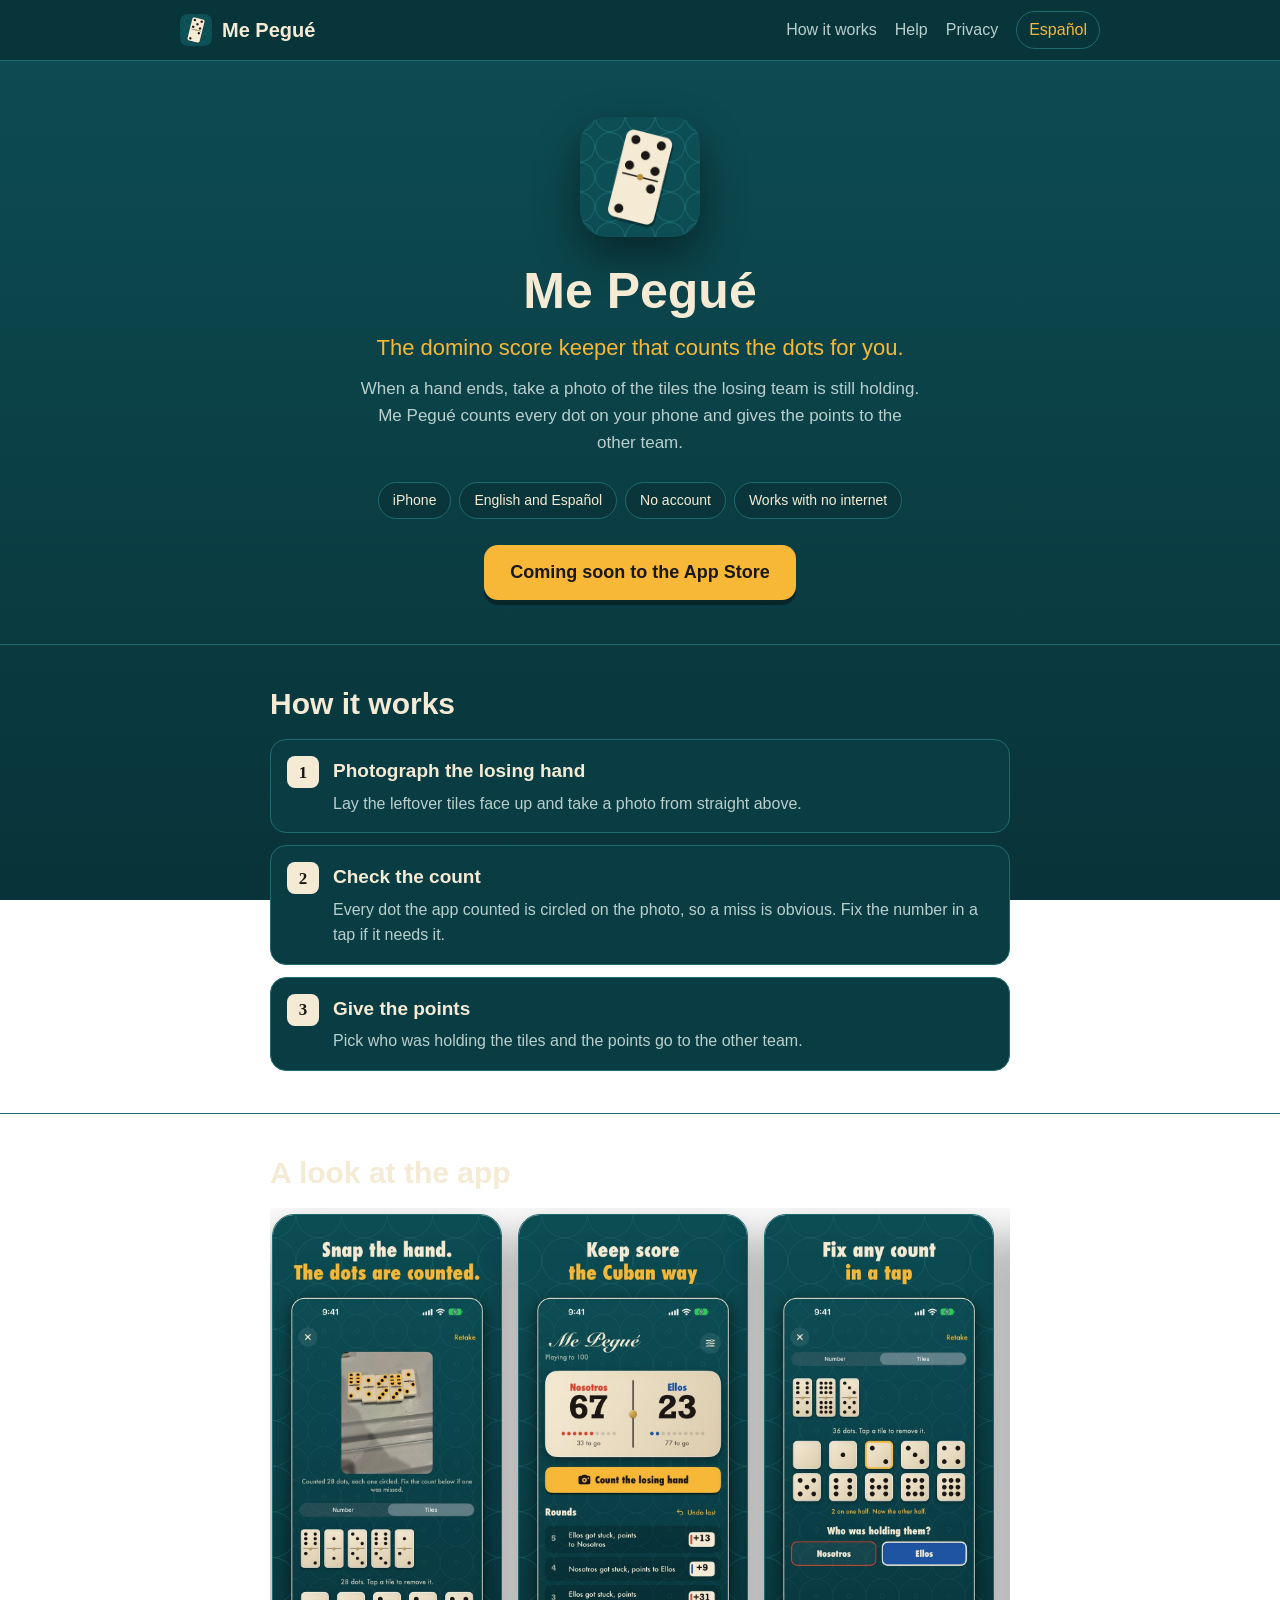
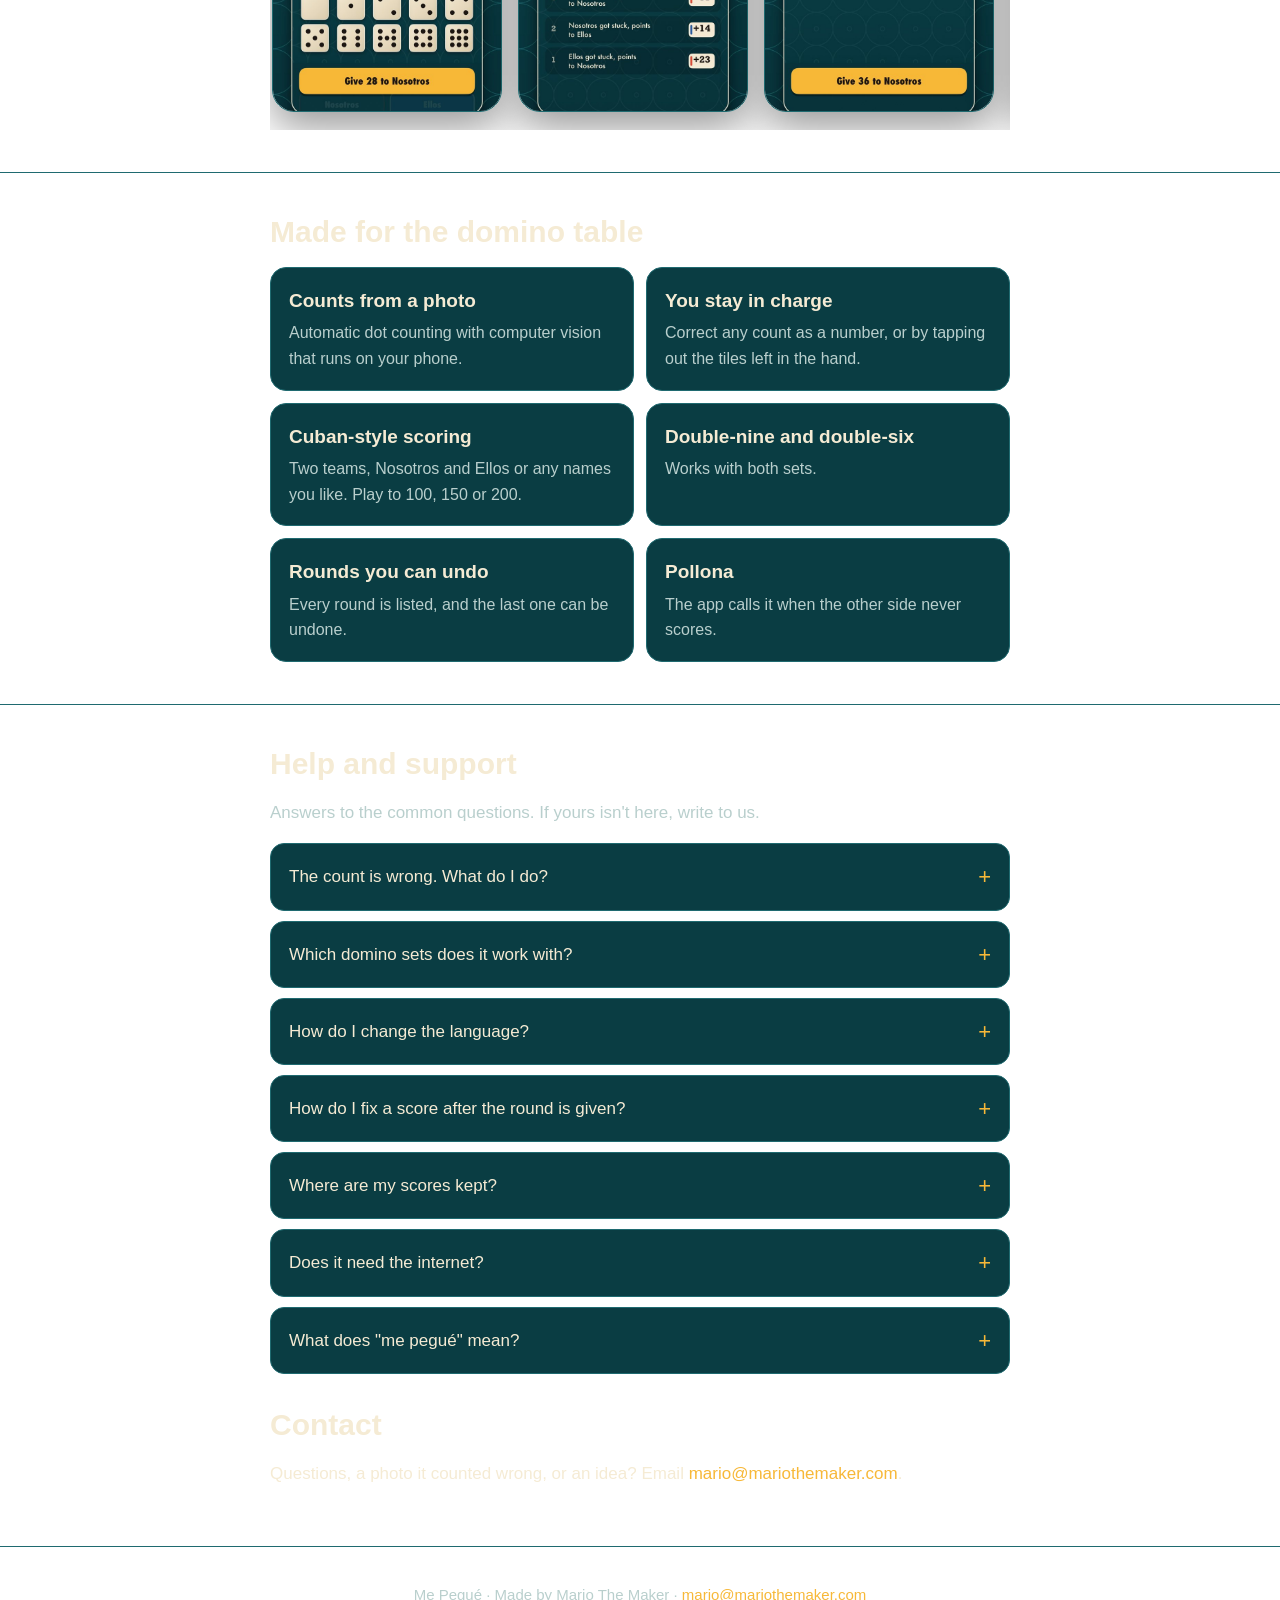
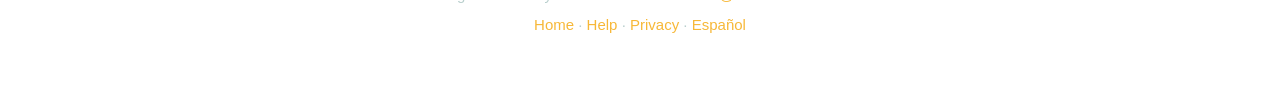
<file: index.html>
<!DOCTYPE html>
<html lang="en">
<head>
<meta charset="utf-8">
<meta name="viewport" content="width=device-width, initial-scale=1, viewport-fit=cover">
<title>Me Pegué — Domino score keeper that counts the dots from a photo</title>
<meta name="description" content="Me Pegué is a domino score keeper for iPhone. Photograph the tiles the losing team is holding and the app counts the dots on your phone, circles each one, and gives the points to the other team. English and Spanish. No account, no tracking.">
<link rel="canonical" href="https://mepegueapp.com/">
<link rel="alternate" hreflang="en" href="https://mepegueapp.com/">
<link rel="alternate" hreflang="es" href="https://mepegueapp.com/es/">
<link rel="alternate" hreflang="x-default" href="https://mepegueapp.com/">
<link rel="icon" href="assets/icon.png">
<link rel="stylesheet" href="assets/style.css">
<meta property="og:title" content="Me Pegué — Domino score keeper that counts the dots from a photo">
<meta property="og:site_name" content="Me Pegué">
<meta property="og:description" content="The domino score keeper that counts the dots for you.">
<meta property="og:url" content="https://mepegueapp.com/">
<meta property="og:image" content="https://mepegueapp.com/assets/og.png">
<meta property="og:type" content="website">
<meta name="twitter:card" content="summary_large_image">
<script type="application/ld+json">
{"@context":"https://schema.org","@type":"SoftwareApplication","name":"Me Pegué","operatingSystem":"iOS","applicationCategory":"UtilitiesApplication","inLanguage":["en","es"],"description":"Me Pegué is a domino score keeper for iPhone. Photograph the tiles the losing team is holding and the app counts the dots on your phone, circles each one, and gives the points to the other team. English and Spanish. No account, no tracking.","url":"https://mepegueapp.com/","image":"https://mepegueapp.com/assets/icon.png","author":{"@type":"Person","name":"Mario Cruz"}}
</script>
</head>
<body>
<header class="site">
  <div class="wrap">
    <a class="brand" href="index.html"><img src="assets/icon.png" alt=""><span>Me Pegué</span></a>
    <nav>
      <a href="index.html#how">How it works</a>
      <a href="index.html#help">Help</a>
      <a href="privacy.html">Privacy</a>
      <a class="lang" href="es/index.html" hreflang="es" lang="es">Español</a>
    </nav>
  </div>
</header>
<main>
<div class="wrap hero">
  <img class="app" src="assets/icon.png" width="120" height="120" alt="">
  <h1>Me Pegué</h1>
  <p class="tag">The domino score keeper that counts the dots for you.</p>
  <p class="sub">When a hand ends, take a photo of the tiles the losing team is still holding. Me Pegué counts every dot on your phone and gives the points to the other team.</p>
  <ul class="chips"><li>iPhone</li><li>English and Español</li><li>No account</li><li>Works with no internet</li></ul>
  <span class="soon">Coming soon to the App Store</span>
</div>

<section id="how"><div class="wrap">
  <h2>How it works</h2>
  <ol class="steps"><li><h3>Photograph the losing hand</h3><p>Lay the leftover tiles face up and take a photo from straight above.</p></li><li><h3>Check the count</h3><p>Every dot the app counted is circled on the photo, so a miss is obvious. Fix the number in a tap if it needs it.</p></li><li><h3>Give the points</h3><p>Pick who was holding the tiles and the points go to the other team.</p></li></ol>
</div></section>

<section><div class="wrap">
  <h2>A look at the app</h2>
  <div class="shots"><div class="shot"><img src="assets/shots/en_01_review.jpg" width="660" height="1434" loading="lazy" alt="A photo of dominoes with every counted dot circled, and the hand shown tile by tile"></div><div class="shot"><img src="assets/shots/en_02_board.jpg" width="660" height="1434" loading="lazy" alt="The scoreboard: Nosotros 67, Ellos 23, with the list of rounds"></div><div class="shot"><img src="assets/shots/en_03_tiles.jpg" width="660" height="1434" loading="lazy" alt="Entering a hand by tapping the tiles"></div><div class="shot"><img src="assets/shots/en_04_win.jpg" width="660" height="1434" loading="lazy" alt="The game-over screen calling a pollona"></div></div>
</div></section>

<section><div class="wrap">
  <h2>Made for the domino table</h2>
  <div class="grid"><div class="feat"><h3>Counts from a photo</h3><p>Automatic dot counting with computer vision that runs on your phone.</p></div><div class="feat"><h3>You stay in charge</h3><p>Correct any count as a number, or by tapping out the tiles left in the hand.</p></div><div class="feat"><h3>Cuban-style scoring</h3><p>Two teams, Nosotros and Ellos or any names you like. Play to 100, 150 or 200.</p></div><div class="feat"><h3>Double-nine and double-six</h3><p>Works with both sets.</p></div><div class="feat"><h3>Rounds you can undo</h3><p>Every round is listed, and the last one can be undone.</p></div><div class="feat"><h3>Pollona</h3><p>The app calls it when the other side never scores.</p></div></div>
</div></section>

<section id="help"><div class="wrap">
  <h2>Help and support</h2>
  <p class="lead">Answers to the common questions. If yours isn't here, write to us.</p>
  <div class="faq"><details><summary>The count is wrong. What do I do?</summary><div class="a"><p>Tap minus or plus to fix the number, or switch to Tiles and tap out the tiles in the hand. Nothing is scored until you tap the yellow button.</p><p>For the best count: lay the tiles face up, take the photo from straight above, and avoid heavy shadows and blur. Very dark or blurry photos are the ones it gets wrong.</p></div></details><details><summary>Which domino sets does it work with?</summary><div class="a"><p>Double-nine and double-six sets with dots.</p></div></details><details><summary>How do I change the language?</summary><div class="a"><p>Open settings with the sliders button on the scoreboard and choose English, Español, or the same language as your phone.</p></div></details><details><summary>How do I fix a score after the round is given?</summary><div class="a"><p>Tap Undo last to remove the last round, or tap a team's score to type the correct number.</p></div></details><details><summary>Where are my scores kept?</summary><div class="a"><p>Only on your phone. There is no account and nothing is uploaded. Deleting the app deletes the scores.</p></div></details><details><summary>Does it need the internet?</summary><div class="a"><p>No. Everything, including counting the dots, happens on your phone.</p></div></details><details><summary>What does "me pegué" mean?</summary><div class="a"><p>It is what a Cuban player says on playing the last tile and winning the hand.</p></div></details></div>
  <h2 style="margin-top:34px">Contact</h2>
  <p>Questions, a photo it counted wrong, or an idea? Email <a class="em" href="#" data-u="mario" data-d="mariothemaker.com">mario [at] mariothemaker [dot] com</a>.</p>
</div></section>
</main>

<footer class="site">
  <div class="wrap">
    <p>Me Pegué · Made by Mario The Maker · <a class="em" href="#" data-u="mario" data-d="mariothemaker.com">mario [at] mariothemaker [dot] com</a></p>
    <p><a href="index.html">Home</a> · <a href="index.html#help">Help</a> · <a href="privacy.html">Privacy</a> · <a href="es/index.html" hreflang="es" lang="es">Español</a></p>
  </div>
</footer>

<script src="assets/em.js" defer></script>
</body>
</html>
</file>
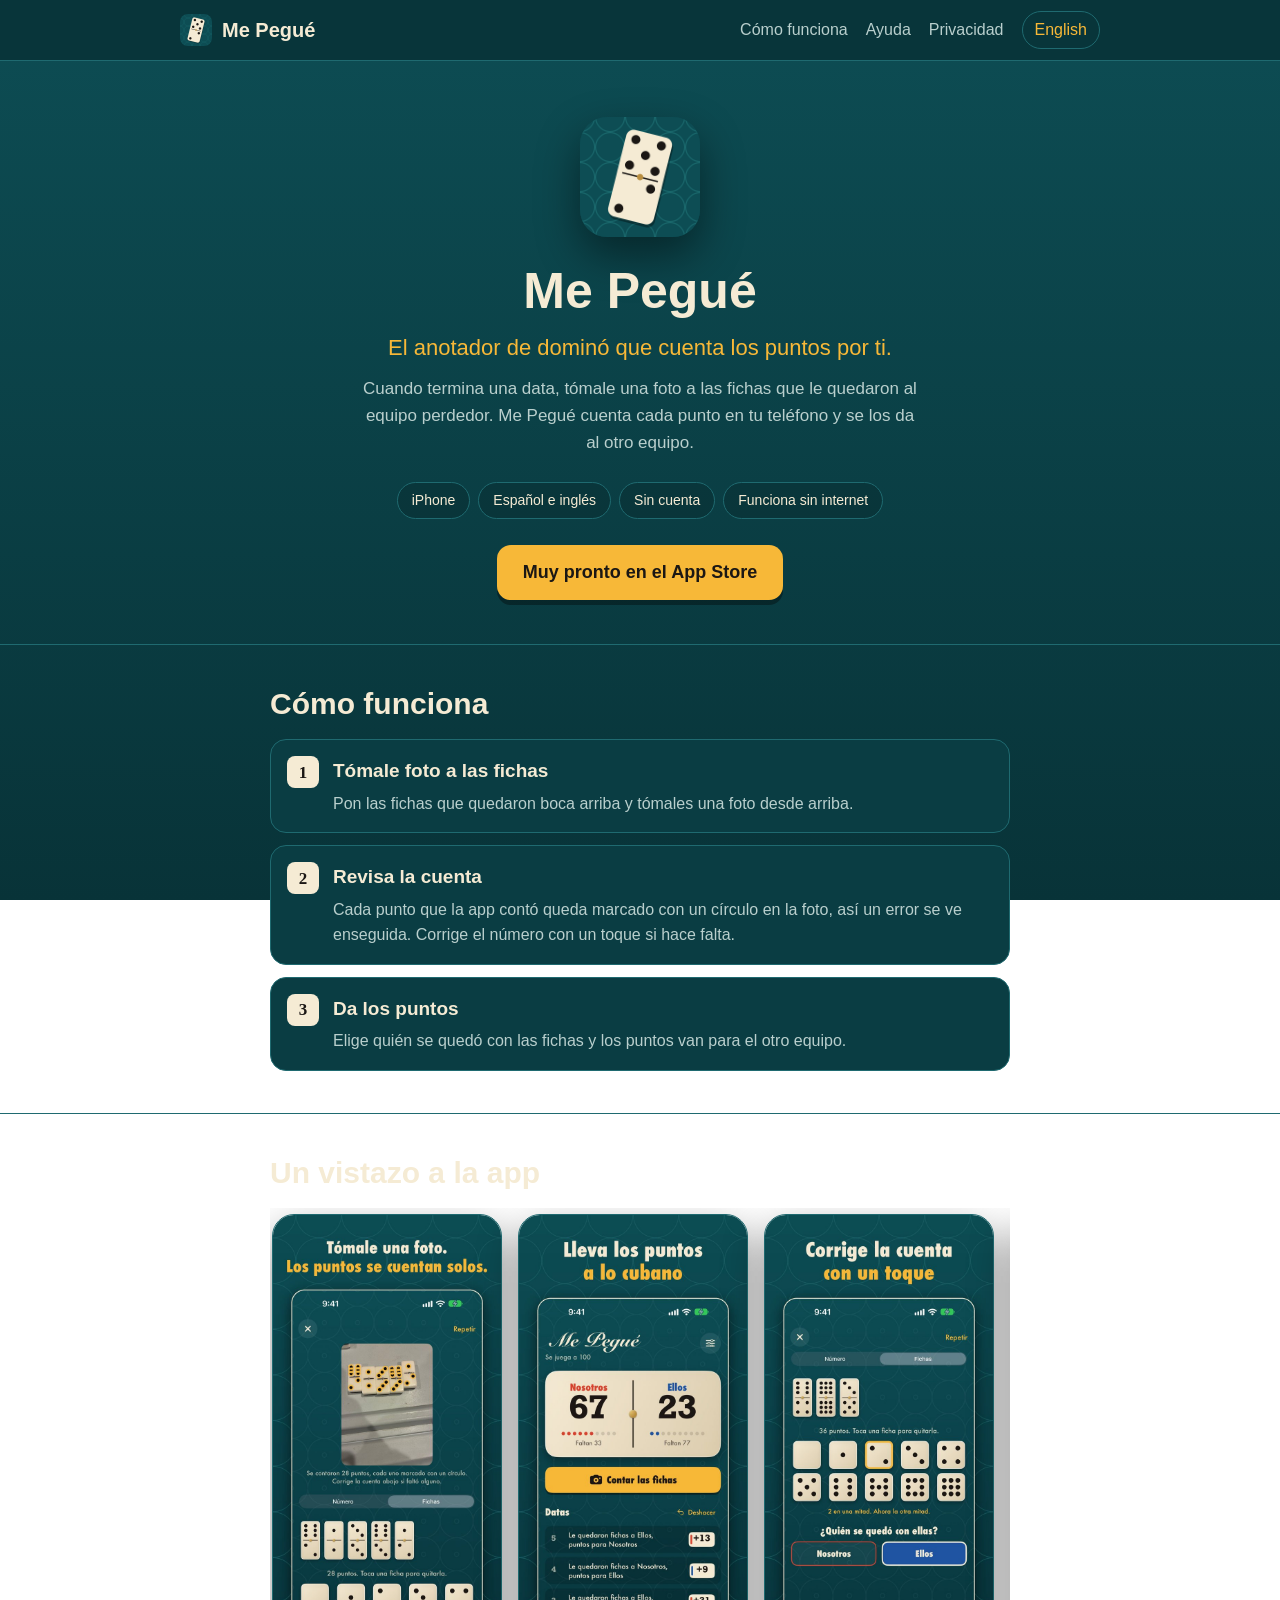
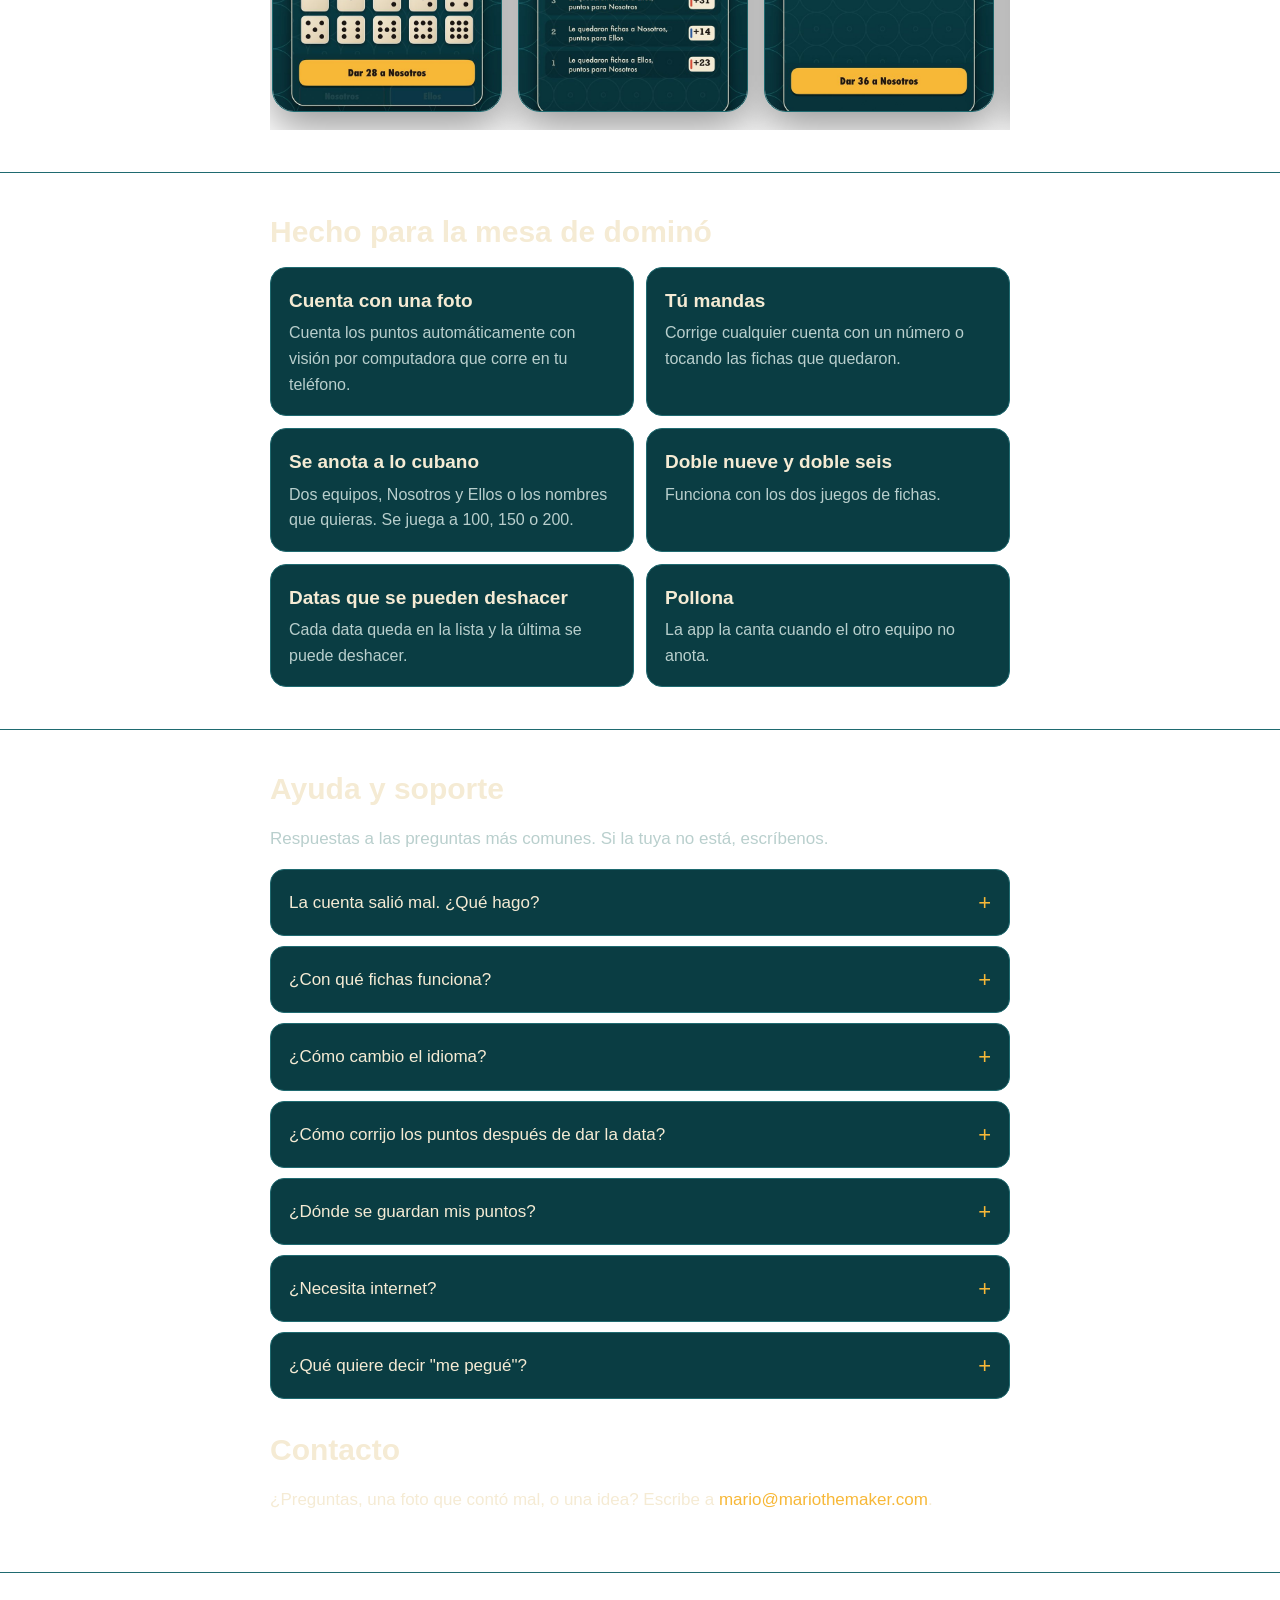
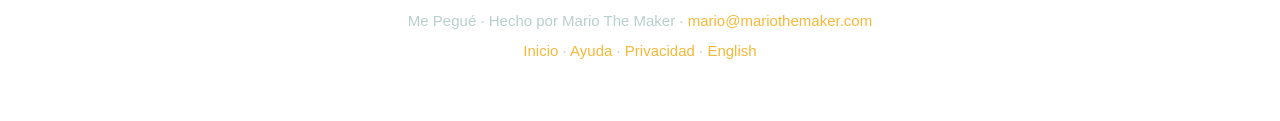
<file: es/index.html>
<!DOCTYPE html>
<html lang="es">
<head>
<meta charset="utf-8">
<meta name="viewport" content="width=device-width, initial-scale=1, viewport-fit=cover">
<title>Me Pegué — Anotador de dominó que cuenta los puntos con una foto</title>
<meta name="description" content="Me Pegué es un anotador de dominó para iPhone. Tómale una foto a las fichas que le quedaron al equipo perdedor y la app cuenta los puntos en tu teléfono, marca cada uno y se los da al otro equipo. En español e inglés. Sin cuenta y sin rastreo.">
<link rel="canonical" href="https://mepegueapp.com/es/">
<link rel="alternate" hreflang="en" href="https://mepegueapp.com/">
<link rel="alternate" hreflang="es" href="https://mepegueapp.com/es/">
<link rel="alternate" hreflang="x-default" href="https://mepegueapp.com/">
<link rel="icon" href="../assets/icon.png">
<link rel="stylesheet" href="../assets/style.css">
<meta property="og:title" content="Me Pegué — Anotador de dominó que cuenta los puntos con una foto">
<meta property="og:site_name" content="Me Pegué">
<meta property="og:description" content="El anotador de dominó que cuenta los puntos por ti.">
<meta property="og:url" content="https://mepegueapp.com/es/">
<meta property="og:image" content="https://mepegueapp.com/assets/og.png">
<meta property="og:type" content="website">
<meta name="twitter:card" content="summary_large_image">
<script type="application/ld+json">
{"@context":"https://schema.org","@type":"SoftwareApplication","name":"Me Pegué","operatingSystem":"iOS","applicationCategory":"UtilitiesApplication","inLanguage":["en","es"],"description":"Me Pegué es un anotador de dominó para iPhone. Tómale una foto a las fichas que le quedaron al equipo perdedor y la app cuenta los puntos en tu teléfono, marca cada uno y se los da al otro equipo. En español e inglés. Sin cuenta y sin rastreo.","url":"https://mepegueapp.com/es/","image":"https://mepegueapp.com/assets/icon.png","author":{"@type":"Person","name":"Mario Cruz"}}
</script>
</head>
<body>
<header class="site">
  <div class="wrap">
    <a class="brand" href="index.html"><img src="../assets/icon.png" alt=""><span>Me Pegué</span></a>
    <nav>
      <a href="index.html#how">Cómo funciona</a>
      <a href="index.html#help">Ayuda</a>
      <a href="privacy.html">Privacidad</a>
      <a class="lang" href="../index.html" hreflang="en" lang="en">English</a>
    </nav>
  </div>
</header>
<main>
<div class="wrap hero">
  <img class="app" src="../assets/icon.png" width="120" height="120" alt="">
  <h1>Me Pegué</h1>
  <p class="tag">El anotador de dominó que cuenta los puntos por ti.</p>
  <p class="sub">Cuando termina una data, tómale una foto a las fichas que le quedaron al equipo perdedor. Me Pegué cuenta cada punto en tu teléfono y se los da al otro equipo.</p>
  <ul class="chips"><li>iPhone</li><li>Español e inglés</li><li>Sin cuenta</li><li>Funciona sin internet</li></ul>
  <span class="soon">Muy pronto en el App Store</span>
</div>

<section id="how"><div class="wrap">
  <h2>Cómo funciona</h2>
  <ol class="steps"><li><h3>Tómale foto a las fichas</h3><p>Pon las fichas que quedaron boca arriba y tómales una foto desde arriba.</p></li><li><h3>Revisa la cuenta</h3><p>Cada punto que la app contó queda marcado con un círculo en la foto, así un error se ve enseguida. Corrige el número con un toque si hace falta.</p></li><li><h3>Da los puntos</h3><p>Elige quién se quedó con las fichas y los puntos van para el otro equipo.</p></li></ol>
</div></section>

<section><div class="wrap">
  <h2>Un vistazo a la app</h2>
  <div class="shots"><div class="shot"><img src="../assets/shots/es_01_review.jpg" width="660" height="1434" loading="lazy" alt="Una foto de fichas con cada punto marcado y la mano mostrada ficha por ficha"></div><div class="shot"><img src="../assets/shots/es_02_board.jpg" width="660" height="1434" loading="lazy" alt="El marcador: Nosotros 67, Ellos 23, con la lista de datas"></div><div class="shot"><img src="../assets/shots/es_03_tiles.jpg" width="660" height="1434" loading="lazy" alt="Entrar una mano tocando las fichas"></div><div class="shot"><img src="../assets/shots/es_04_win.jpg" width="660" height="1434" loading="lazy" alt="La pantalla de fin de partida cantando una pollona"></div></div>
</div></section>

<section><div class="wrap">
  <h2>Hecho para la mesa de dominó</h2>
  <div class="grid"><div class="feat"><h3>Cuenta con una foto</h3><p>Cuenta los puntos automáticamente con visión por computadora que corre en tu teléfono.</p></div><div class="feat"><h3>Tú mandas</h3><p>Corrige cualquier cuenta con un número o tocando las fichas que quedaron.</p></div><div class="feat"><h3>Se anota a lo cubano</h3><p>Dos equipos, Nosotros y Ellos o los nombres que quieras. Se juega a 100, 150 o 200.</p></div><div class="feat"><h3>Doble nueve y doble seis</h3><p>Funciona con los dos juegos de fichas.</p></div><div class="feat"><h3>Datas que se pueden deshacer</h3><p>Cada data queda en la lista y la última se puede deshacer.</p></div><div class="feat"><h3>Pollona</h3><p>La app la canta cuando el otro equipo no anota.</p></div></div>
</div></section>

<section id="help"><div class="wrap">
  <h2>Ayuda y soporte</h2>
  <p class="lead">Respuestas a las preguntas más comunes. Si la tuya no está, escríbenos.</p>
  <div class="faq"><details><summary>La cuenta salió mal. ¿Qué hago?</summary><div class="a"><p>Toca menos o más para corregir el número, o cambia a Fichas y toca las fichas de la mano. No se anota nada hasta que tocas el botón amarillo.</p><p>Para que cuente mejor: pon las fichas boca arriba, toma la foto desde arriba y evita sombras fuertes y fotos movidas. Las fotos muy oscuras o borrosas son las que falla.</p></div></details><details><summary>¿Con qué fichas funciona?</summary><div class="a"><p>Con juegos doble nueve y doble seis de puntos.</p></div></details><details><summary>¿Cómo cambio el idioma?</summary><div class="a"><p>Abre los ajustes con el botón de controles del marcador y elige English, Español o el mismo idioma del teléfono.</p></div></details><details><summary>¿Cómo corrijo los puntos después de dar la data?</summary><div class="a"><p>Toca Deshacer para quitar la última data, o toca los puntos de un equipo para escribir el número correcto.</p></div></details><details><summary>¿Dónde se guardan mis puntos?</summary><div class="a"><p>Solo en tu teléfono. No hay cuenta y no se sube nada. Si borras la app, se borran los puntos.</p></div></details><details><summary>¿Necesita internet?</summary><div class="a"><p>No. Todo, incluso contar los puntos, pasa en tu teléfono.</p></div></details><details><summary>¿Qué quiere decir "me pegué"?</summary><div class="a"><p>Es lo que dice un jugador cubano al poner su última ficha y ganar la data.</p></div></details></div>
  <h2 style="margin-top:34px">Contacto</h2>
  <p>¿Preguntas, una foto que contó mal, o una idea? Escribe a <a class="em" href="#" data-u="mario" data-d="mariothemaker.com">mario [at] mariothemaker [dot] com</a>.</p>
</div></section>
</main>

<footer class="site">
  <div class="wrap">
    <p>Me Pegué · Hecho por Mario The Maker · <a class="em" href="#" data-u="mario" data-d="mariothemaker.com">mario [at] mariothemaker [dot] com</a></p>
    <p><a href="index.html">Inicio</a> · <a href="index.html#help">Ayuda</a> · <a href="privacy.html">Privacidad</a> · <a href="../index.html" hreflang="en" lang="en">English</a></p>
  </div>
</footer>

<script src="../assets/em.js" defer></script>
</body>
</html>
</file>
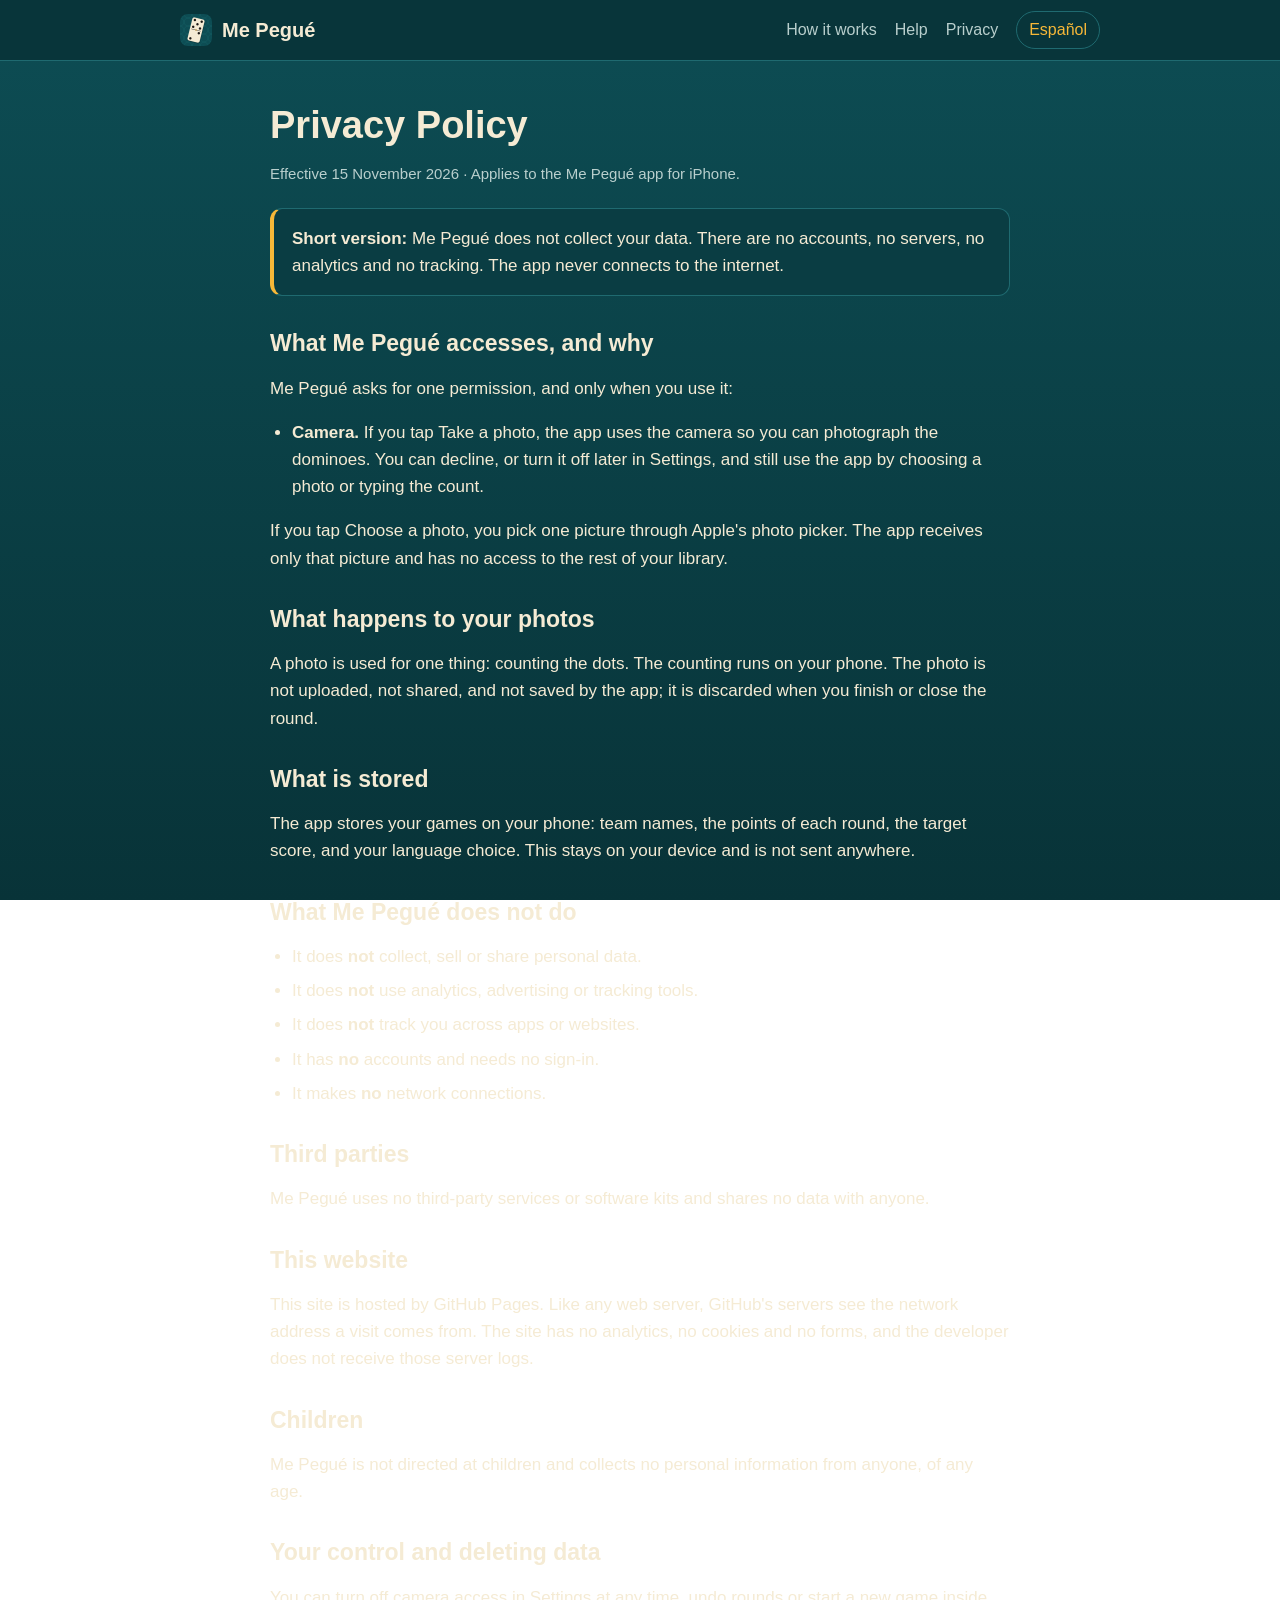
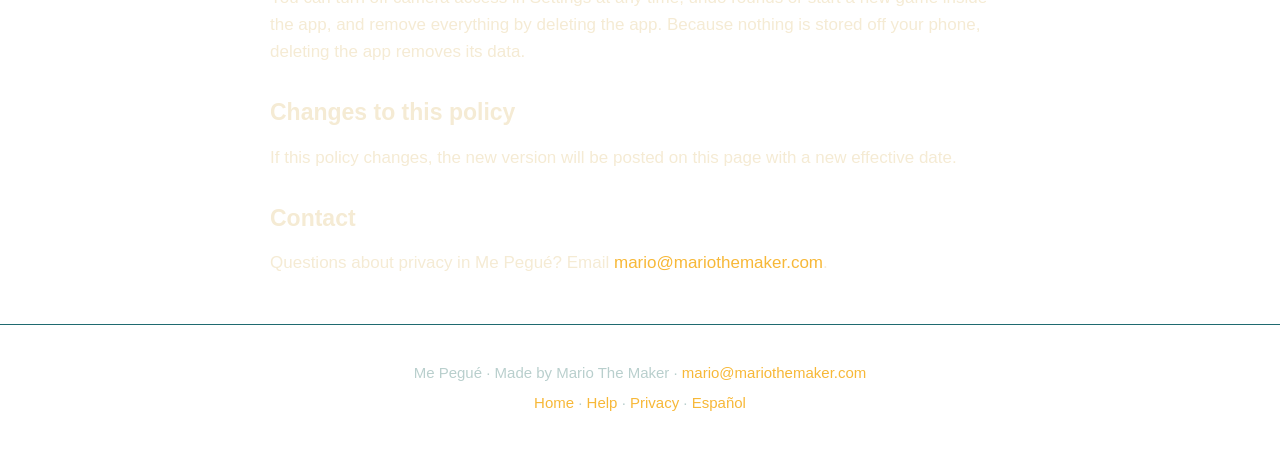
<file: privacy.html>
<!DOCTYPE html>
<html lang="en">
<head>
<meta charset="utf-8">
<meta name="viewport" content="width=device-width, initial-scale=1, viewport-fit=cover">
<title>Me Pegué — Privacy Policy</title>
<meta name="description" content="Me Pegué privacy policy: no data collected, no accounts, no tracking, no servers. Photos are counted on your phone and never uploaded.">
<link rel="canonical" href="https://mepegueapp.com/privacy.html">
<link rel="alternate" hreflang="en" href="https://mepegueapp.com/privacy.html">
<link rel="alternate" hreflang="es" href="https://mepegueapp.com/es/privacy.html">
<link rel="alternate" hreflang="x-default" href="https://mepegueapp.com/privacy.html">
<link rel="icon" href="assets/icon.png">
<link rel="stylesheet" href="assets/style.css">
<meta property="og:title" content="Me Pegué — Privacy Policy">
<meta property="og:site_name" content="Me Pegué">
<meta property="og:description" content="The domino score keeper that counts the dots for you.">
<meta property="og:url" content="https://mepegueapp.com/privacy.html">
<meta property="og:image" content="https://mepegueapp.com/assets/og.png">
<meta property="og:type" content="website">
<meta name="twitter:card" content="summary_large_image">
</head>
<body>
<header class="site">
  <div class="wrap">
    <a class="brand" href="index.html"><img src="assets/icon.png" alt=""><span>Me Pegué</span></a>
    <nav>
      <a href="index.html#how">How it works</a>
      <a href="index.html#help">Help</a>
      <a href="privacy.html">Privacy</a>
      <a class="lang" href="es/privacy.html" hreflang="es" lang="es">Español</a>
    </nav>
  </div>
</header>
<main class="wrap prose" style="padding-top:44px;padding-bottom:30px">
  <h1>Privacy Policy</h1>
  <p class="meta">Effective 15 November 2026 · Applies to the Me Pegué app for iPhone.</p>
  <div class="callout"><p><b>Short version:</b> Me Pegué does not collect your data. There are no accounts, no servers, no analytics and no tracking. The app never connects to the internet.</p></div>
<h2>What Me Pegué accesses, and why</h2>
<p>Me Pegué asks for one permission, and only when you use it:</p><ul><li><b>Camera.</b> If you tap Take a photo, the app uses the camera so you can photograph the dominoes. You can decline, or turn it off later in Settings, and still use the app by choosing a photo or typing the count.</li></ul><p>If you tap Choose a photo, you pick one picture through Apple's photo picker. The app receives only that picture and has no access to the rest of your library.</p>
<h2>What happens to your photos</h2>
<p>A photo is used for one thing: counting the dots. The counting runs on your phone. The photo is not uploaded, not shared, and not saved by the app; it is discarded when you finish or close the round.</p>
<h2>What is stored</h2>
<p>The app stores your games on your phone: team names, the points of each round, the target score, and your language choice. This stays on your device and is not sent anywhere.</p>
<h2>What Me Pegué does not do</h2>
<ul><li>It does <b>not</b> collect, sell or share personal data.</li><li>It does <b>not</b> use analytics, advertising or tracking tools.</li><li>It does <b>not</b> track you across apps or websites.</li><li>It has <b>no</b> accounts and needs no sign-in.</li><li>It makes <b>no</b> network connections.</li></ul>
<h2>Third parties</h2>
<p>Me Pegué uses no third-party services or software kits and shares no data with anyone.</p>
<h2>This website</h2>
<p>This site is hosted by GitHub Pages. Like any web server, GitHub's servers see the network address a visit comes from. The site has no analytics, no cookies and no forms, and the developer does not receive those server logs.</p>
<h2>Children</h2>
<p>Me Pegué is not directed at children and collects no personal information from anyone, of any age.</p>
<h2>Your control and deleting data</h2>
<p>You can turn off camera access in Settings at any time, undo rounds or start a new game inside the app, and remove everything by deleting the app. Because nothing is stored off your phone, deleting the app removes its data.</p>
<h2>Changes to this policy</h2>
<p>If this policy changes, the new version will be posted on this page with a new effective date.</p>
<h2>Contact</h2>
<p>Questions about privacy in Me Pegué? Email <a class="em" href="#" data-u="mario" data-d="mariothemaker.com">mario [at] mariothemaker [dot] com</a>.</p>
</main>

<footer class="site">
  <div class="wrap">
    <p>Me Pegué · Made by Mario The Maker · <a class="em" href="#" data-u="mario" data-d="mariothemaker.com">mario [at] mariothemaker [dot] com</a></p>
    <p><a href="index.html">Home</a> · <a href="index.html#help">Help</a> · <a href="privacy.html">Privacy</a> · <a href="es/privacy.html" hreflang="es" lang="es">Español</a></p>
  </div>
</footer>

<script src="assets/em.js" defer></script>
</body>
</html>
</file>
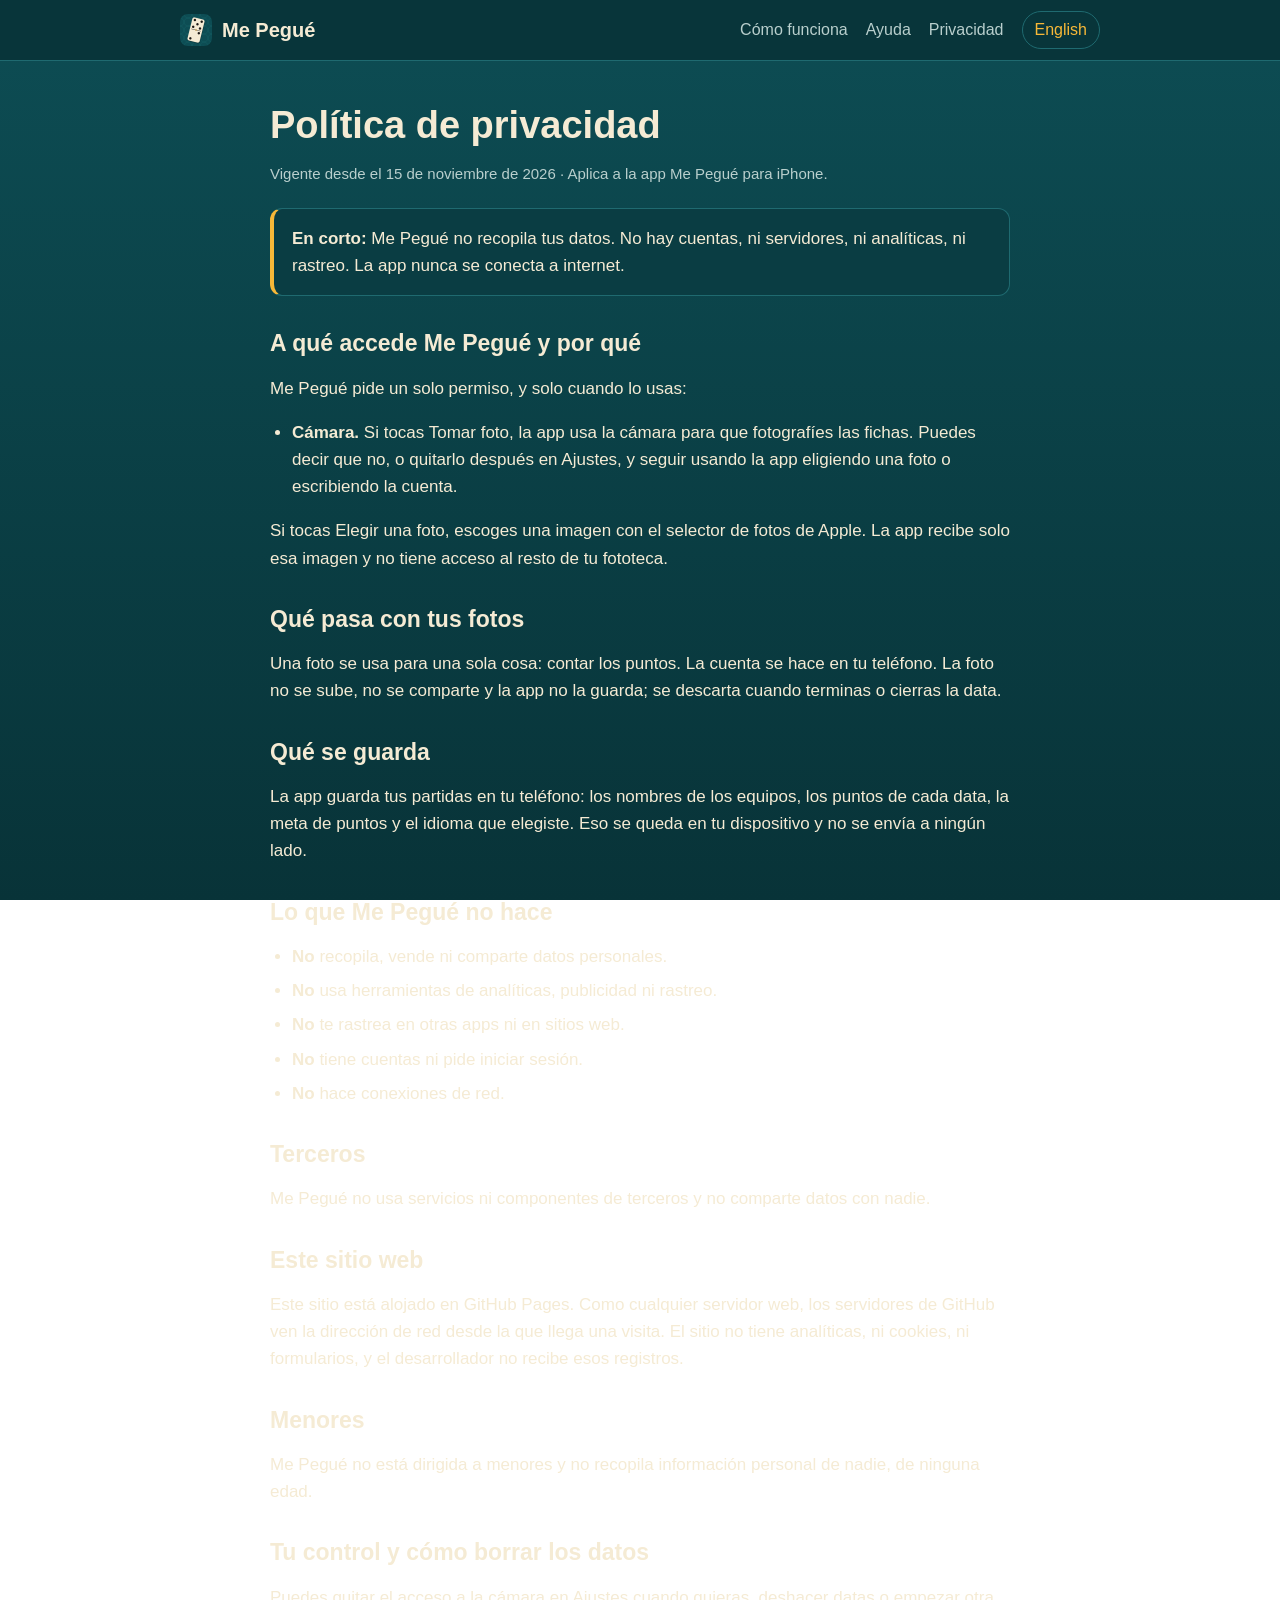
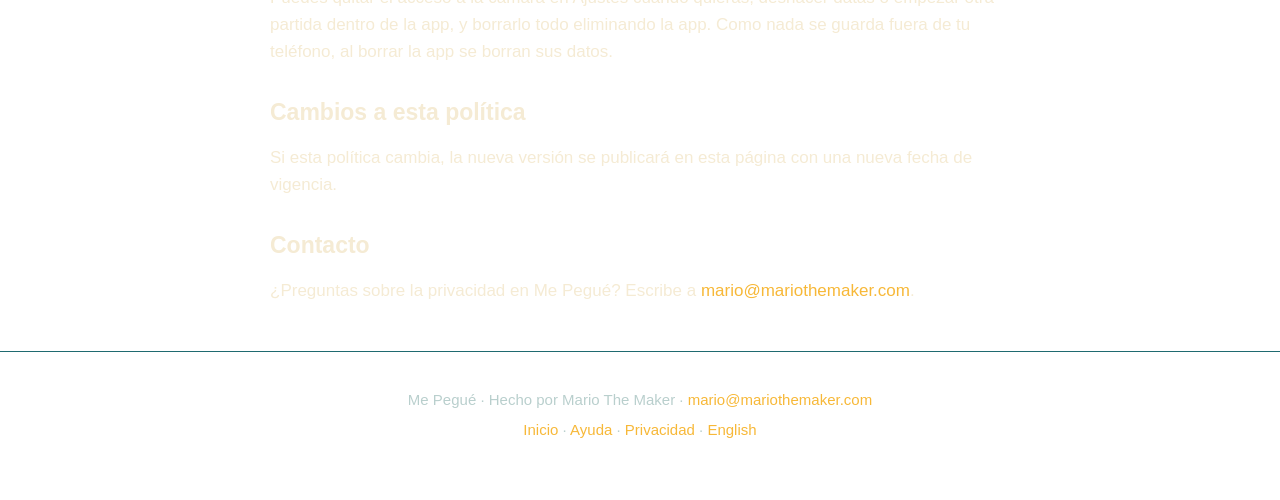
<file: es/privacy.html>
<!DOCTYPE html>
<html lang="es">
<head>
<meta charset="utf-8">
<meta name="viewport" content="width=device-width, initial-scale=1, viewport-fit=cover">
<title>Me Pegué — Política de privacidad</title>
<meta name="description" content="Política de privacidad de Me Pegué: no se recopilan datos, sin cuentas, sin rastreo, sin servidores. Las fotos se cuentan en tu teléfono y nunca se suben.">
<link rel="canonical" href="https://mepegueapp.com/es/privacy.html">
<link rel="alternate" hreflang="en" href="https://mepegueapp.com/privacy.html">
<link rel="alternate" hreflang="es" href="https://mepegueapp.com/es/privacy.html">
<link rel="alternate" hreflang="x-default" href="https://mepegueapp.com/privacy.html">
<link rel="icon" href="../assets/icon.png">
<link rel="stylesheet" href="../assets/style.css">
<meta property="og:title" content="Me Pegué — Política de privacidad">
<meta property="og:site_name" content="Me Pegué">
<meta property="og:description" content="El anotador de dominó que cuenta los puntos por ti.">
<meta property="og:url" content="https://mepegueapp.com/es/privacy.html">
<meta property="og:image" content="https://mepegueapp.com/assets/og.png">
<meta property="og:type" content="website">
<meta name="twitter:card" content="summary_large_image">
</head>
<body>
<header class="site">
  <div class="wrap">
    <a class="brand" href="index.html"><img src="../assets/icon.png" alt=""><span>Me Pegué</span></a>
    <nav>
      <a href="index.html#how">Cómo funciona</a>
      <a href="index.html#help">Ayuda</a>
      <a href="privacy.html">Privacidad</a>
      <a class="lang" href="../privacy.html" hreflang="en" lang="en">English</a>
    </nav>
  </div>
</header>
<main class="wrap prose" style="padding-top:44px;padding-bottom:30px">
  <h1>Política de privacidad</h1>
  <p class="meta">Vigente desde el 15 de noviembre de 2026 · Aplica a la app Me Pegué para iPhone.</p>
  <div class="callout"><p><b>En corto:</b> Me Pegué no recopila tus datos. No hay cuentas, ni servidores, ni analíticas, ni rastreo. La app nunca se conecta a internet.</p></div>
<h2>A qué accede Me Pegué y por qué</h2>
<p>Me Pegué pide un solo permiso, y solo cuando lo usas:</p><ul><li><b>Cámara.</b> Si tocas Tomar foto, la app usa la cámara para que fotografíes las fichas. Puedes decir que no, o quitarlo después en Ajustes, y seguir usando la app eligiendo una foto o escribiendo la cuenta.</li></ul><p>Si tocas Elegir una foto, escoges una imagen con el selector de fotos de Apple. La app recibe solo esa imagen y no tiene acceso al resto de tu fototeca.</p>
<h2>Qué pasa con tus fotos</h2>
<p>Una foto se usa para una sola cosa: contar los puntos. La cuenta se hace en tu teléfono. La foto no se sube, no se comparte y la app no la guarda; se descarta cuando terminas o cierras la data.</p>
<h2>Qué se guarda</h2>
<p>La app guarda tus partidas en tu teléfono: los nombres de los equipos, los puntos de cada data, la meta de puntos y el idioma que elegiste. Eso se queda en tu dispositivo y no se envía a ningún lado.</p>
<h2>Lo que Me Pegué no hace</h2>
<ul><li><b>No</b> recopila, vende ni comparte datos personales.</li><li><b>No</b> usa herramientas de analíticas, publicidad ni rastreo.</li><li><b>No</b> te rastrea en otras apps ni en sitios web.</li><li><b>No</b> tiene cuentas ni pide iniciar sesión.</li><li><b>No</b> hace conexiones de red.</li></ul>
<h2>Terceros</h2>
<p>Me Pegué no usa servicios ni componentes de terceros y no comparte datos con nadie.</p>
<h2>Este sitio web</h2>
<p>Este sitio está alojado en GitHub Pages. Como cualquier servidor web, los servidores de GitHub ven la dirección de red desde la que llega una visita. El sitio no tiene analíticas, ni cookies, ni formularios, y el desarrollador no recibe esos registros.</p>
<h2>Menores</h2>
<p>Me Pegué no está dirigida a menores y no recopila información personal de nadie, de ninguna edad.</p>
<h2>Tu control y cómo borrar los datos</h2>
<p>Puedes quitar el acceso a la cámara en Ajustes cuando quieras, deshacer datas o empezar otra partida dentro de la app, y borrarlo todo eliminando la app. Como nada se guarda fuera de tu teléfono, al borrar la app se borran sus datos.</p>
<h2>Cambios a esta política</h2>
<p>Si esta política cambia, la nueva versión se publicará en esta página con una nueva fecha de vigencia.</p>
<h2>Contacto</h2>
<p>¿Preguntas sobre la privacidad en Me Pegué? Escribe a <a class="em" href="#" data-u="mario" data-d="mariothemaker.com">mario [at] mariothemaker [dot] com</a>.</p>
</main>

<footer class="site">
  <div class="wrap">
    <p>Me Pegué · Hecho por Mario The Maker · <a class="em" href="#" data-u="mario" data-d="mariothemaker.com">mario [at] mariothemaker [dot] com</a></p>
    <p><a href="index.html">Inicio</a> · <a href="index.html#help">Ayuda</a> · <a href="privacy.html">Privacidad</a> · <a href="../privacy.html" hreflang="en" lang="en">English</a></p>
  </div>
</footer>

<script src="../assets/em.js" defer></script>
</body>
</html>
</file>
<file: assets/style.css>
/* Me Pegué site. Colours match the app: Malecón teal floor, ivory tiles, mango accent. */
:root{
  --sea:#0d4d54; --deep:#083338; --card:#0a3d43; --line:#1f6a70;
  --ivory:#f5ebd4; --dim:#b9cfcd; --mango:#f7b838; --pip:#1b1714; --coral:#e8604a;
}
*{box-sizing:border-box;-webkit-tap-highlight-color:transparent}
html{scroll-behavior:smooth}
body{
  margin:0;color:var(--ivory);
  background:linear-gradient(180deg,var(--sea),var(--deep)) fixed;
  font:17px/1.6 "Futura","Avenir Next","Trebuchet MS",-apple-system,BlinkMacSystemFont,"Segoe UI",sans-serif;
  -webkit-font-smoothing:antialiased;
}
a{color:var(--mango);text-decoration:none}
a:hover{text-decoration:underline}
a:focus-visible,summary:focus-visible{outline:3px solid var(--mango);outline-offset:3px;border-radius:6px}
.wrap{max-width:780px;margin:0 auto;padding:0 20px}
h1,h2,h3,.brand{font-family:"Futura","Avenir Next Condensed","Arial Narrow","Trebuchet MS",sans-serif;font-weight:800}

header.site{position:sticky;top:0;z-index:20;background:rgba(8,51,56,.9);
  backdrop-filter:blur(16px);-webkit-backdrop-filter:blur(16px);border-bottom:1px solid var(--line)}
header.site .wrap{display:flex;align-items:center;justify-content:space-between;min-height:60px;max-width:960px;gap:14px}
.brand{display:flex;align-items:center;gap:10px;font-size:20px;color:var(--ivory)}
.brand:hover{text-decoration:none}
.brand img{width:32px;height:32px;border-radius:8px}
header.site nav{display:flex;align-items:center;gap:18px;white-space:nowrap;overflow-x:auto;scrollbar-width:none;min-width:0}
header.site nav::-webkit-scrollbar{display:none}
header.site nav a{color:var(--dim);font-size:16px;padding:10px 0}
header.site nav a:hover{color:var(--ivory);text-decoration:none}
header.site nav a.lang{color:var(--mango);border:1px solid var(--line);border-radius:999px;padding:5px 12px}

.hero{text-align:center;padding:56px 0 44px}
.hero img.app{width:120px;height:120px;border-radius:27px;box-shadow:0 18px 44px rgba(0,0,0,.45);margin-bottom:20px}
.hero h1{font-size:50px;line-height:1.05;margin:0 0 12px}
.hero .tag{font-size:22px;color:var(--mango);max-width:560px;margin:0 auto 10px}
.hero .sub{font-size:17px;color:var(--dim);max-width:560px;margin:0 auto 26px}
.chips{display:flex;gap:8px;justify-content:center;flex-wrap:wrap;margin-bottom:26px;padding:0;list-style:none}
.chips li{font-size:14px;color:var(--ivory);border:1px solid var(--line);border-radius:999px;padding:6px 14px;background:rgba(0,0,0,.14)}
.soon{display:inline-block;font-family:"Futura","Avenir Next Condensed",sans-serif;font-weight:800;font-size:18px;
  padding:13px 26px;border-radius:14px;background:var(--mango);color:var(--pip);box-shadow:0 5px 0 rgba(0,0,0,.35)}

section{padding:42px 0;border-top:1px solid var(--line)}
h2{font-size:30px;line-height:1.15;margin:0 0 18px}
h3{font-size:19px;margin:0 0 4px}
p{color:var(--ivory)}
.lead{color:var(--dim);max-width:620px}

ol.steps{list-style:none;padding:0;margin:0;display:grid;gap:12px;counter-reset:s}
ol.steps li{counter-increment:s;background:var(--card);border:1px solid var(--line);border-radius:16px;padding:16px 18px 16px 62px;position:relative}
ol.steps li::before{content:counter(s);position:absolute;left:16px;top:16px;width:32px;height:32px;border-radius:8px;
  background:var(--ivory);color:var(--pip);font-family:"Rockwell","Georgia",serif;font-weight:700;display:grid;place-items:center}
ol.steps p{margin:0;color:var(--dim);font-size:16px}

.grid{display:grid;grid-template-columns:repeat(2,1fr);gap:12px}
.feat{background:var(--card);border:1px solid var(--line);border-radius:16px;padding:18px}
.feat p{color:var(--dim);font-size:16px;margin:0}

.shots{display:flex;gap:16px;overflow-x:auto;padding:6px 2px 18px;scroll-snap-type:x mandatory;-webkit-overflow-scrolling:touch}
.shot{flex:0 0 auto;scroll-snap-align:center}
.shot img{width:230px;height:auto;display:block;border-radius:22px;border:1px solid var(--line);box-shadow:0 16px 40px rgba(0,0,0,.4)}

.faq details{background:var(--card);border:1px solid var(--line);border-radius:14px;margin:10px 0;overflow:hidden}
.faq summary{cursor:pointer;list-style:none;padding:15px 18px;font-size:17px;display:flex;justify-content:space-between;gap:12px;align-items:center}
.faq summary::-webkit-details-marker{display:none}
.faq summary::after{content:"+";color:var(--mango);font-size:22px;flex:0 0 auto}
.faq details[open] summary::after{content:"–"}
.faq details[open] summary{border-bottom:1px solid var(--line)}
.faq .a{padding:12px 18px 16px;color:var(--dim);font-size:16px}
.faq .a p{color:var(--dim);margin:8px 0}

.prose h1{font-size:38px;line-height:1.1;margin:0 0 8px}
.prose h2{font-size:23px;margin-top:34px}
.prose p,.prose li{font-size:17px}
.prose ul{padding-left:22px}
.prose li{margin:7px 0}
.prose .meta{color:var(--dim);font-size:15px}
.callout{background:var(--card);border:1px solid var(--line);border-left:4px solid var(--mango);border-radius:12px;padding:16px 18px;margin:22px 0}
.callout p{margin:0}

footer.site{border-top:1px solid var(--line);padding:30px 0 52px;color:var(--dim);font-size:15px;text-align:center}
footer.site p{color:var(--dim);margin:6px 0}

@media(max-width:560px){
  .hero h1{font-size:40px}.hero .tag{font-size:19px}
  h2{font-size:26px}.grid{grid-template-columns:1fr}
  .shot img{width:190px}
  header.site nav{gap:14px}
}
@media(prefers-reduced-motion:reduce){html{scroll-behavior:auto}}
</file>
